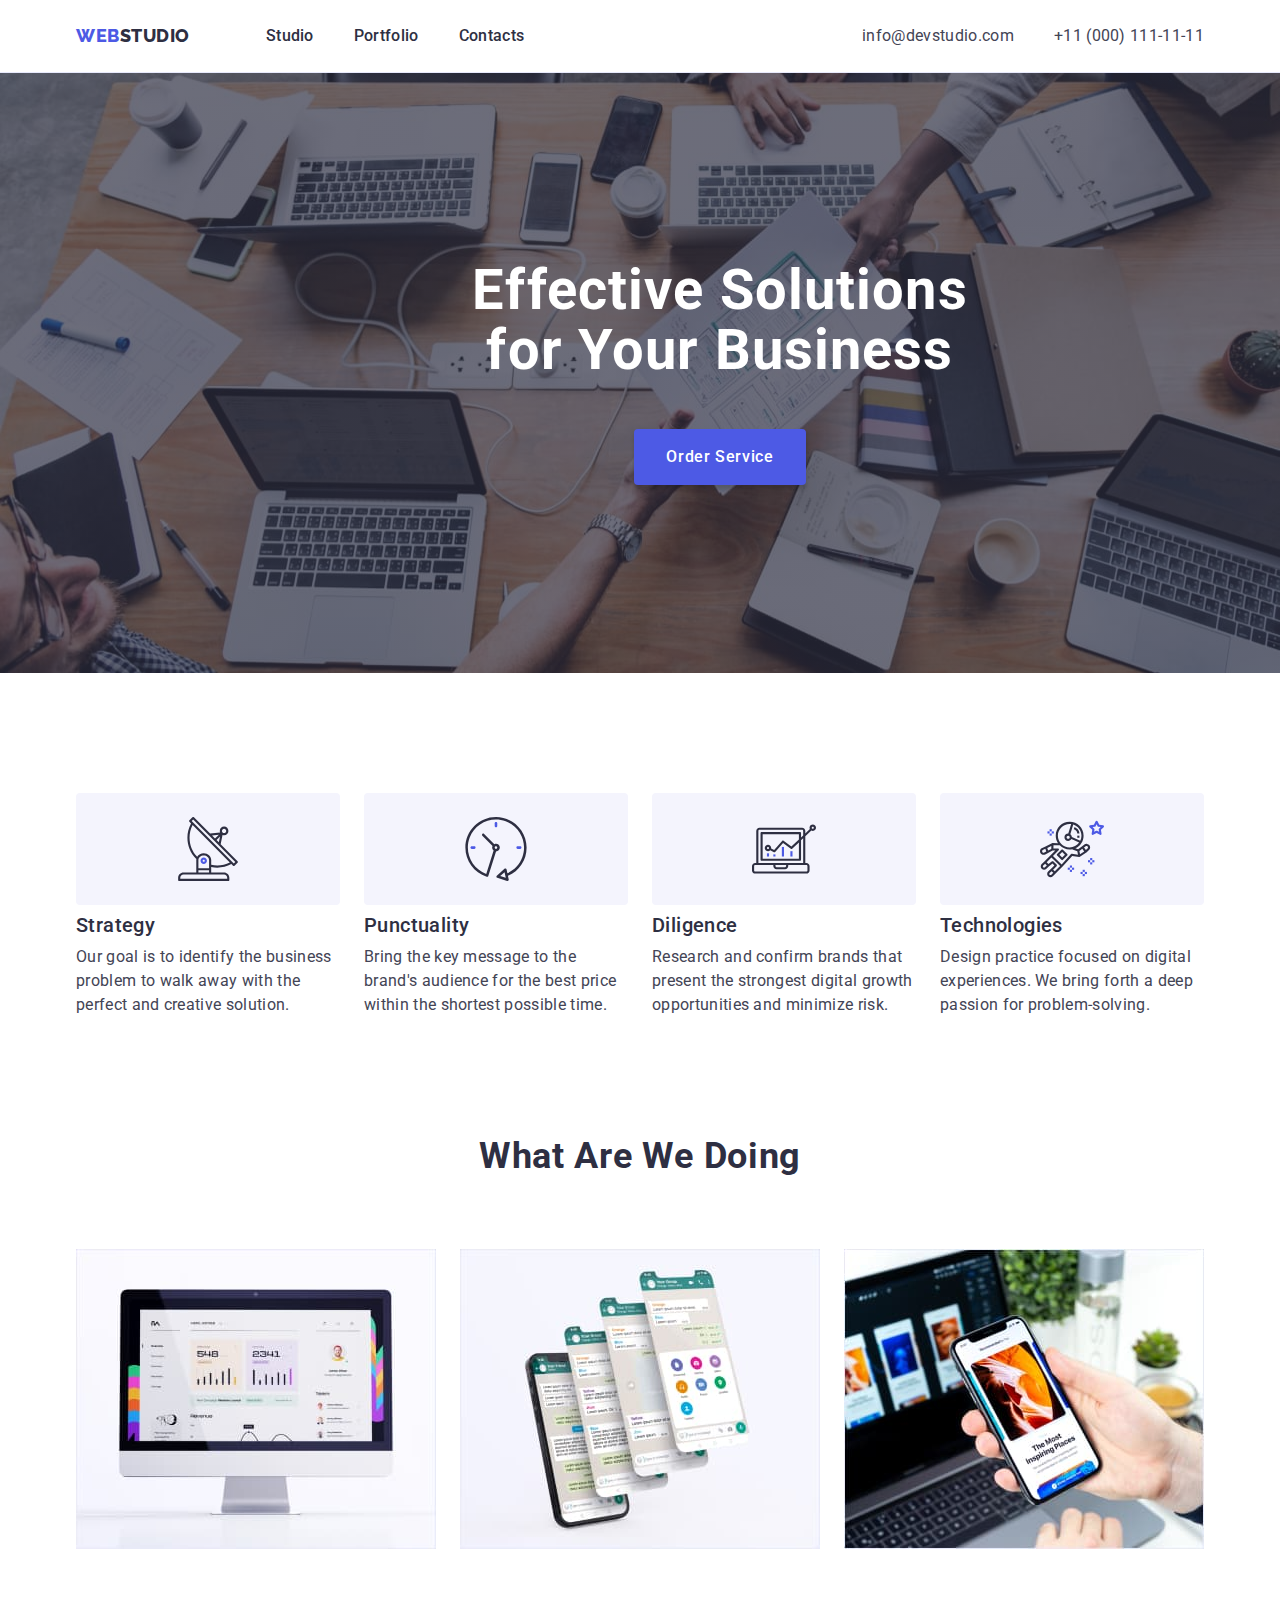
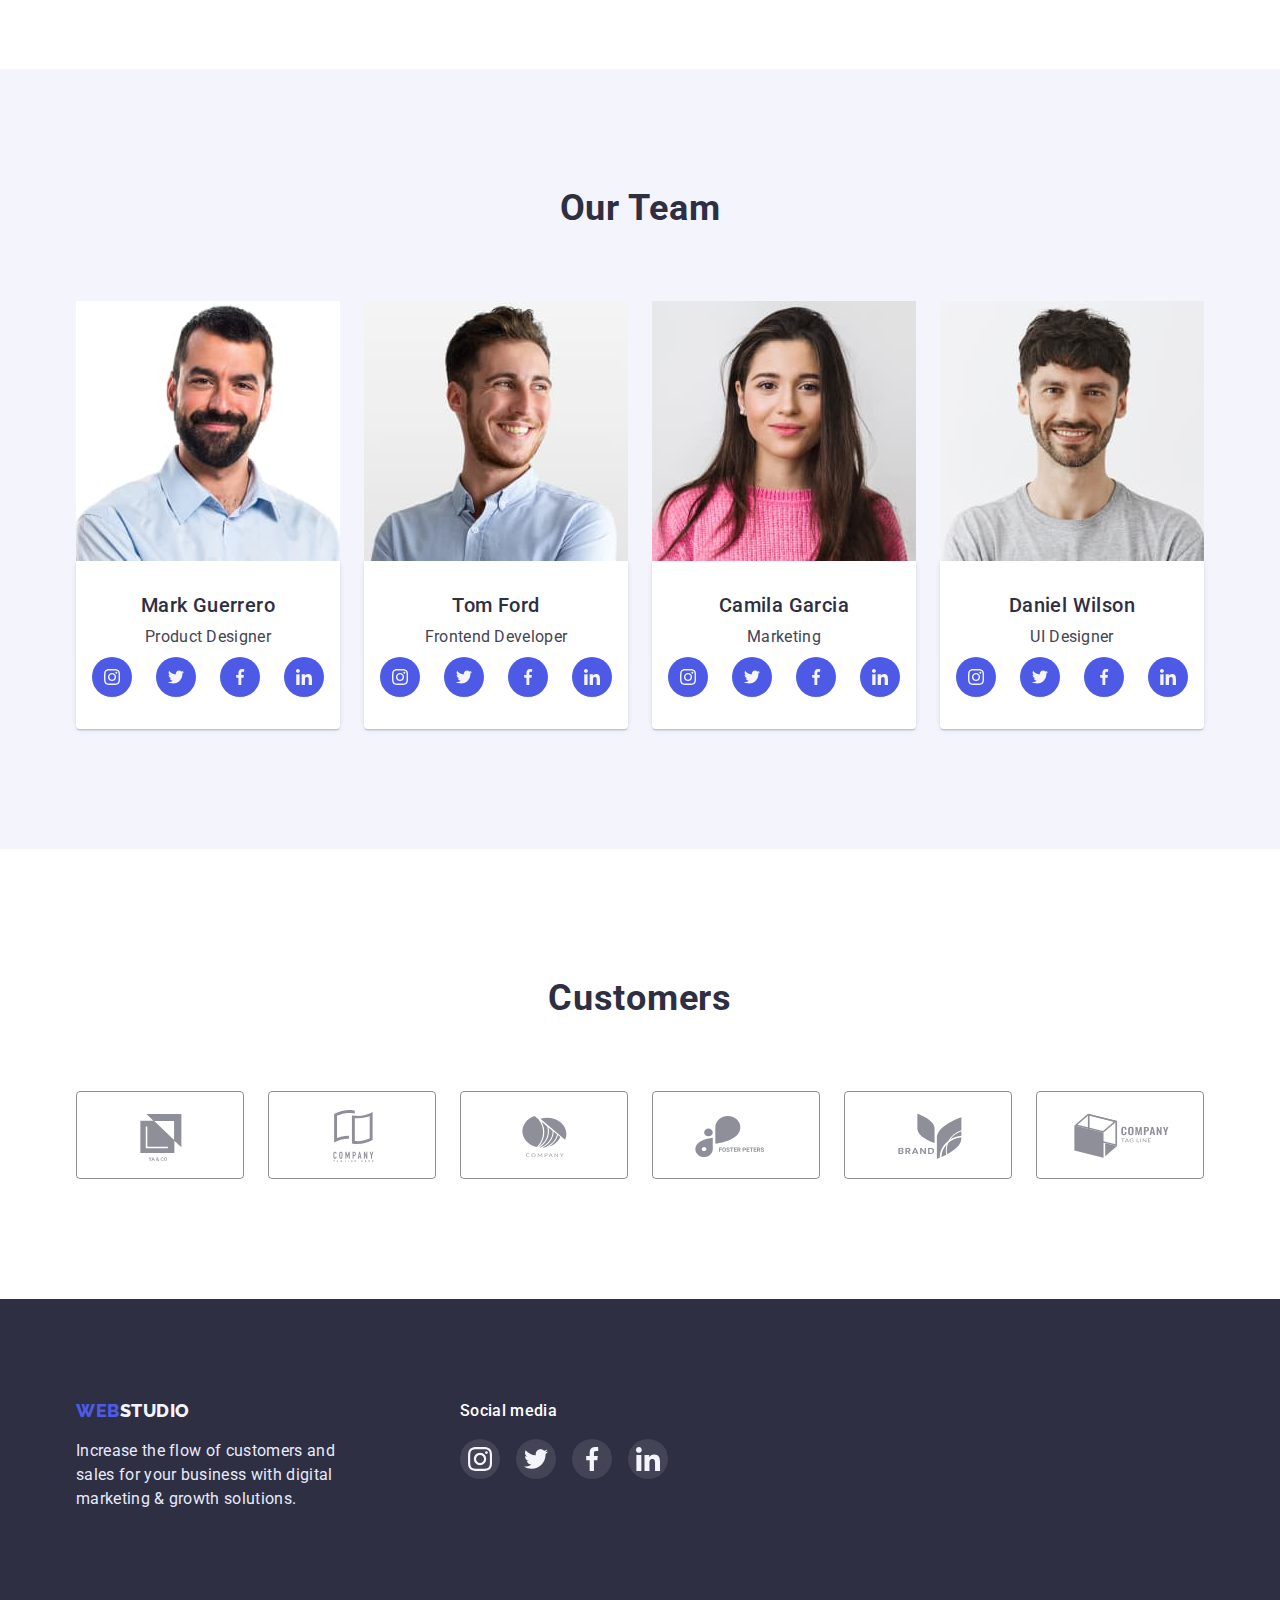
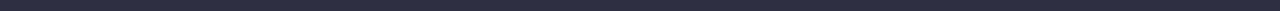
<file: index.html>
<!DOCTYPE html>
<html lang="en">
  <head>
    <meta charset="UTF-8" />
    <meta http-equiv="X-UA-Compatible" content="IE=edge" />
    <meta name="viewport" content="width=device-width, initial-scale=1.0" />
    <title>WebStudio</title>
    <link rel="preconnect" href="https://fonts.googleapis.com" />
    <link rel="preconnect" href="https://fonts.gstatic.com" crossorigin />
    <link
      href="https://fonts.googleapis.com/css2?family=Raleway:wght@800&family=Roboto:wght@400;500;700&display=swap"
      rel="stylesheet"
    />
    <link
      rel="stylesheet"
      href="https://cdn.jsdelivr.net/npm/modern-normalize@1.1.0/modern-normalize.min.css"
    />
    <link rel="stylesheet" href="./css/style.css" />
  </head>
  <body>
    <!-- _______________HEADER________________ -->
    <header class="header">
      <div class="container header-container">
        <nav class="header-nav">
          <a class="logo link" href="./index.html"
            ><span class="logo-web">Web</span>Studio</a
          >
          <ul class="menu-header list">
            <li class="menu-item">
              <a class="menu-link link" href="./index.html">Studio</a>
            </li>
            <li class="menu-item">
              <a class="menu-link link" href="./portfolio.html">Portfolio</a>
            </li>
            <li class="menu-item">
              <a class="menu-link link" href="">Contacts</a>
            </li>
          </ul>
        </nav>
        <ul class="contact-list list">
          <li class="contact-item">
            <a class="contact-link link" href="mailto:info@devstudio.com"
              >info@devstudio.com</a
            >
          </li>
          <li class="contact-item">
            <a class="contact-link link" href="tel:+110001111111"
              >+11 (000) 111-11-11</a
            >
          </li>
        </ul>
      </div>
    </header>
    <!-- _______________MAIN________________ -->
    <main>
      <!-- _______________HERO________________ -->
      <section class="hero">
        <div class="container">
          <h1 class="hero-text">Effective Solutions for Your Business</h1>
          <button class="hero-btn btn-cursor" type="button">
            Order Service
          </button>
        </div>
      </section>
      <section class="description-company">
        <!-- _______________ABOUT_COMPANY_______________ -->
        <div class="container">
          <h2 class="visually-hidden">About Company</h2>
          <ul class="about-company list">
            <li class="about-company-item">
              <div class="specialization-container">
                <svg class="specialization-icon" width="64px" height="64px">
                  <use href="./images/icons.svg#icon-antenna"></use>
                </svg>
              </div>
              <h3 class="about-company-title">Strategy</h3>
              <p class="about-company-description">
                Our goal is to identify the business problem to walk away with
                the perfect and creative solution.
              </p>
            </li>
            <li class="about-company-item">
              <div class="specialization-container">
                <svg class="specialization-icon" width="64px" height="64px">
                  <use href="./images/icons.svg#icon-clock"></use>
                </svg>
              </div>
              <h3 class="about-company-title">Punctuality</h3>
              <p class="about-company-description">
                Bring the key message to the brand's audience for the best price
                within the shortest possible time.
              </p>
            </li>
            <li class="about-company-item">
              <div class="specialization-container">
                <svg class="specialization-icon" width="64px" height="64px">
                  <use href="./images/icons.svg#icon-diagram"></use>
                </svg>
              </div>
              <h3 class="about-company-title">Diligence</h3>
              <p class="about-company-description">
                Research and confirm brands that present the strongest digital
                growth opportunities and minimize risk.
              </p>
            </li>
            <li class="about-company-item">
              <div class="specialization-container">
                <svg class="specialization-icon" width="64px" height="64px">
                  <use href="./images/icons.svg#icon-astronaut"></use>
                </svg>
              </div>
              <h3 class="about-company-title">Technologies</h3>
              <p class="about-company-description">
                Design practice focused on digital experiences. We bring forth a
                deep passion for problem-solving.
              </p>
            </li>
          </ul>
        </div>
      </section>
      <section class="specialization-company">
        <div class="container">
          <!-- _______________DOING________________ -->
          <h2 class="text-h2">What are we doing</h2>
          <ul class="specialization-list list">
            <li class="specialization-list-item">
              <img
                class="specialization-img"
                src="./images/website.jpg"
                alt="open website on the monitor"
                width="360"
                height="300"
              />
            </li>
            <li class="specialization-list-item">
              <img
                class="specialization-img"
                src="./images/messenger.jpg"
                alt="messenger on the phone"
                width="360"
                height="300"
              />
            </li>
            <li class="specialization-list-item">
              <img
                class="specialization-img"
                src="./images/websitephone.jpg"
                alt="open website on the phone"
                width="360"
                height="300"
              />
            </li>
          </ul>
        </div>
      </section>
      <!-- _______________TEAM________________ -->
      <section class="about-team">
        <div class="container">
          <h2 class="text-h2">Our Team</h2>
          <ul class="team-list list">
            <li class="team-list-item">
              <img
                class="team-img"
                src="./images/employee/mark-guerrero.jpg"
                alt="mark guerrero"
                width="264"
                height="260"
              />
              <div class="employee">
                <h3 class="employee-name">Mark Guerrero</h3>
                <p class="employee-spesialization">Product Designer</p>
                <ul class="social-list list">
                  <li class="social-list-item">
                    <a href="" class="social-list-link">
                      <svg class="social-list-icon" width="16" height="16">
                        <use href="./images/icons.svg#icon-instagram"></use>
                      </svg>
                    </a>
                  </li>
                  <li class="social-list-item">
                    <a href="" class="social-list-link">
                      <svg class="social-list-icon" width="16" height="16">
                        <use href="./images/icons.svg#icon-twitter"></use>
                      </svg>
                    </a>
                  </li>
                  <li class="social-list-item">
                    <a href="" class="social-list-link">
                      <svg class="social-list-icon" width="16" height="16">
                        <use href="./images/icons.svg#icon-facebook"></use>
                      </svg>
                    </a>
                  </li>
                  <li class="social-list-item">
                    <a href="" class="social-list-link">
                      <svg class="social-list-icon" width="16" height="16">
                        <use href="./images/icons.svg#icon-linkedin"></use>
                      </svg>
                    </a>
                  </li>
                </ul>
              </div>
            </li>
            <li class="team-list-item">
              <img
                class="team-img"
                src="./images/employee/tom-ford.jpg"
                alt="tom ford"
                width="264"
                height="260"
              />
              <div class="employee">
                <h3 class="employee-name">Tom Ford</h3>
                <p class="employee-spesialization">Frontend Developer</p>
                <ul class="social-list list">
                  <li class="social-list-item">
                    <a href="" class="social-list-link">
                      <svg class="social-list-icon" width="16" height="16">
                        <use href="./images/icons.svg#icon-instagram"></use>
                      </svg>
                    </a>
                  </li>
                  <li class="social-list-item">
                    <a href="" class="social-list-link">
                      <svg class="social-list-icon" width="16" height="16">
                        <use href="./images/icons.svg#icon-twitter"></use>
                      </svg>
                    </a>
                  </li>
                  <li class="social-list-item">
                    <a href="" class="social-list-link">
                      <svg class="social-list-icon" width="16" height="16">
                        <use href="./images/icons.svg#icon-facebook"></use>
                      </svg>
                    </a>
                  </li>
                  <li class="social-list-item">
                    <a href="" class="social-list-link">
                      <svg class="social-list-icon" width="16" height="16">
                        <use href="./images/icons.svg#icon-linkedin"></use>
                      </svg>
                    </a>
                  </li>
                </ul>
              </div>
            </li>
            <li class="team-list-item">
              <img
                class="team-img"
                src="./images/employee/camila-garcia.jpg"
                alt="camila garcia"
                width="264"
                height="260"
              />
              <div class="employee">
                <h3 class="employee-name">Camila Garcia</h3>
                <p class="employee-spesialization">Marketing</p>
                <ul class="social-list list">
                  <li class="4 social-list-item">
                    <a href="" class="social-list-link">
                      <svg class="social-list-icon" width="16" height="16">
                        <use href="./images/icons.svg#icon-instagram"></use>
                      </svg>
                    </a>
                  </li>
                  <li class="social-list-item">
                    <a href="" class="social-list-link">
                      <svg class="social-list-icon" width="16" height="16">
                        <use href="./images/icons.svg#icon-twitter"></use>
                      </svg>
                    </a>
                  </li>
                  <li class="social-list-item">
                    <a href="" class="social-list-link">
                      <svg class="social-list-icon" width="16" height="16">
                        <use href="./images/icons.svg#icon-facebook"></use>
                      </svg>
                    </a>
                  </li>
                  <li class="social-list-item">
                    <a href="" class="social-list-link">
                      <svg class="social-list-icon" width="16" height="16">
                        <use href="./images/icons.svg#icon-linkedin"></use>
                      </svg>
                    </a>
                  </li>
                </ul>
              </div>
            </li>
            <li class="team-list-item">
              <img
                class="team-img"
                src="./images/employee/daniel-wilson.jpg"
                alt="daniel wilson"
                width="264"
                height="260"
              />
              <div class="employee">
                <h3 class="employee-name">Daniel Wilson</h3>
                <p class="employee-spesialization">UI Designer</p>
                <ul class="social-list list">
                  <li class="social-list-item">
                    <a href="" class="social-list-link">
                      <svg class="social-list-icon" width="16" height="16">
                        <use href="./images/icons.svg#icon-instagram"></use>
                      </svg>
                    </a>
                  </li>
                  <li class="social-list-item">
                    <a href="" class="social-list-link">
                      <svg class="social-list-icon" width="16" height="16">
                        <use href="./images/icons.svg#icon-twitter"></use>
                      </svg>
                    </a>
                  </li>
                  <li class="social-list-item">
                    <a href="" class="social-list-link">
                      <svg class="social-list-icon" width="16" height="16">
                        <use href="./images/icons.svg#icon-facebook"></use>
                      </svg>
                    </a>
                  </li>
                  <li class="social-list-item">
                    <a href="" class="social-list-link">
                      <svg class="social-list-icon" width="16" height="16">
                        <use href="./images/icons.svg#icon-linkedin"></use>
                      </svg>
                    </a>
                  </li>
                </ul>
              </div>
            </li>
          </ul>
        </div>
      </section>
      <section class="customers">
        <div class="container">
          <h2 class="text-h2">Customers</h2>
          <ul class="customers-list list">
            <li class="customers-list-item">
              <a href="" class="customers-list-link link">
                <svg class="customers-icon" width="104px" height="56px">
                  <use href="./images/icons.svg#icon-client1"></use>
                </svg>
              </a>
            </li>
            <li class="customers-list-item">
              <a href="" class="customers-list-link link">
                <svg class="customers-icon" width="104px" height="56px">
                  <use href="./images/icons.svg#icon-client2"></use>
                </svg>
              </a>
            </li>
            <li class="customers-list-item">
              <a href="" class="customers-list-link link">
                <svg class="customers-icon" width="104px" height="56px">
                  <use href="./images/icons.svg#icon-client3"></use>
                </svg>
              </a>
            </li>
            <li class="customers-list-item">
              <a href="" class="customers-list-link link">
                <svg class="customers-icon" width="104px" height="56px">
                  <use href="./images/icons.svg#icon-client4"></use>
                </svg>
              </a>
            </li>
            <li class="customers-list-item">
              <a href="" class="customers-list-link link">
                <svg class="customers-icon" width="104px" height="56px">
                  <use href="./images/icons.svg#icon-client5"></use>
                </svg>
              </a>
            </li>
            <li class="customers-list-item">
              <a href="" class="customers-list-link link">
                <svg class="customers-icon" width="104px" height="56px">
                  <use href="./images/icons.svg#icon-client6"></use>
                </svg>
              </a>
            </li>
          </ul>
        </div>
      </section>
    </main>
    <!-- _______________FOOTER________________ -->
    <footer class="footer">
      <div class="container footer-container">
        <div class="footer-container-logo">
          <a class="logo logo-footer link" href="./index.html"
            ><span class="logo-web">Web</span>Studio</a
          >
          <p class="footer-text">
            Increase the flow of customers and sales for your business with
            digital marketing & growth solutions.
          </p>
        </div>
        <div class="footer-container-social">
          <p class="text-footer-social">Social media</p>
          <ul class="social-list-footer list">
            <li class="social-list-footer-item">
              <a href="" class="social-list-footer-link">
                <svg class="social-list-icon" width="24" height="24">
                  <use href="./images/icons.svg#icon-instagram"></use>
                </svg>
              </a>
            </li>
            <li class="social-list-footer-item">
              <a href="" class="social-list-footer-link">
                <svg class="social-list-icon" width="24" height="24">
                  <use href="./images/icons.svg#icon-twitter"></use>
                </svg>
              </a>
            </li>
            <li class="social-list-footer-item">
              <a href="" class="social-list-footer-link">
                <svg class="social-list-icon" width="24" height="24">
                  <use href="./images/icons.svg#icon-facebook"></use>
                </svg>
              </a>
            </li>
            <li class="social-list-footer-item">
              <a href="" class="social-list-footer-link">
                <svg class="social-list-icon" width="24" height="24">
                  <use href="./images/icons.svg#icon-linkedin"></use>
                </svg>
              </a>
            </li>
          </ul>
        </div>
      </div>
    </footer>
  </body>
</html>
</file>
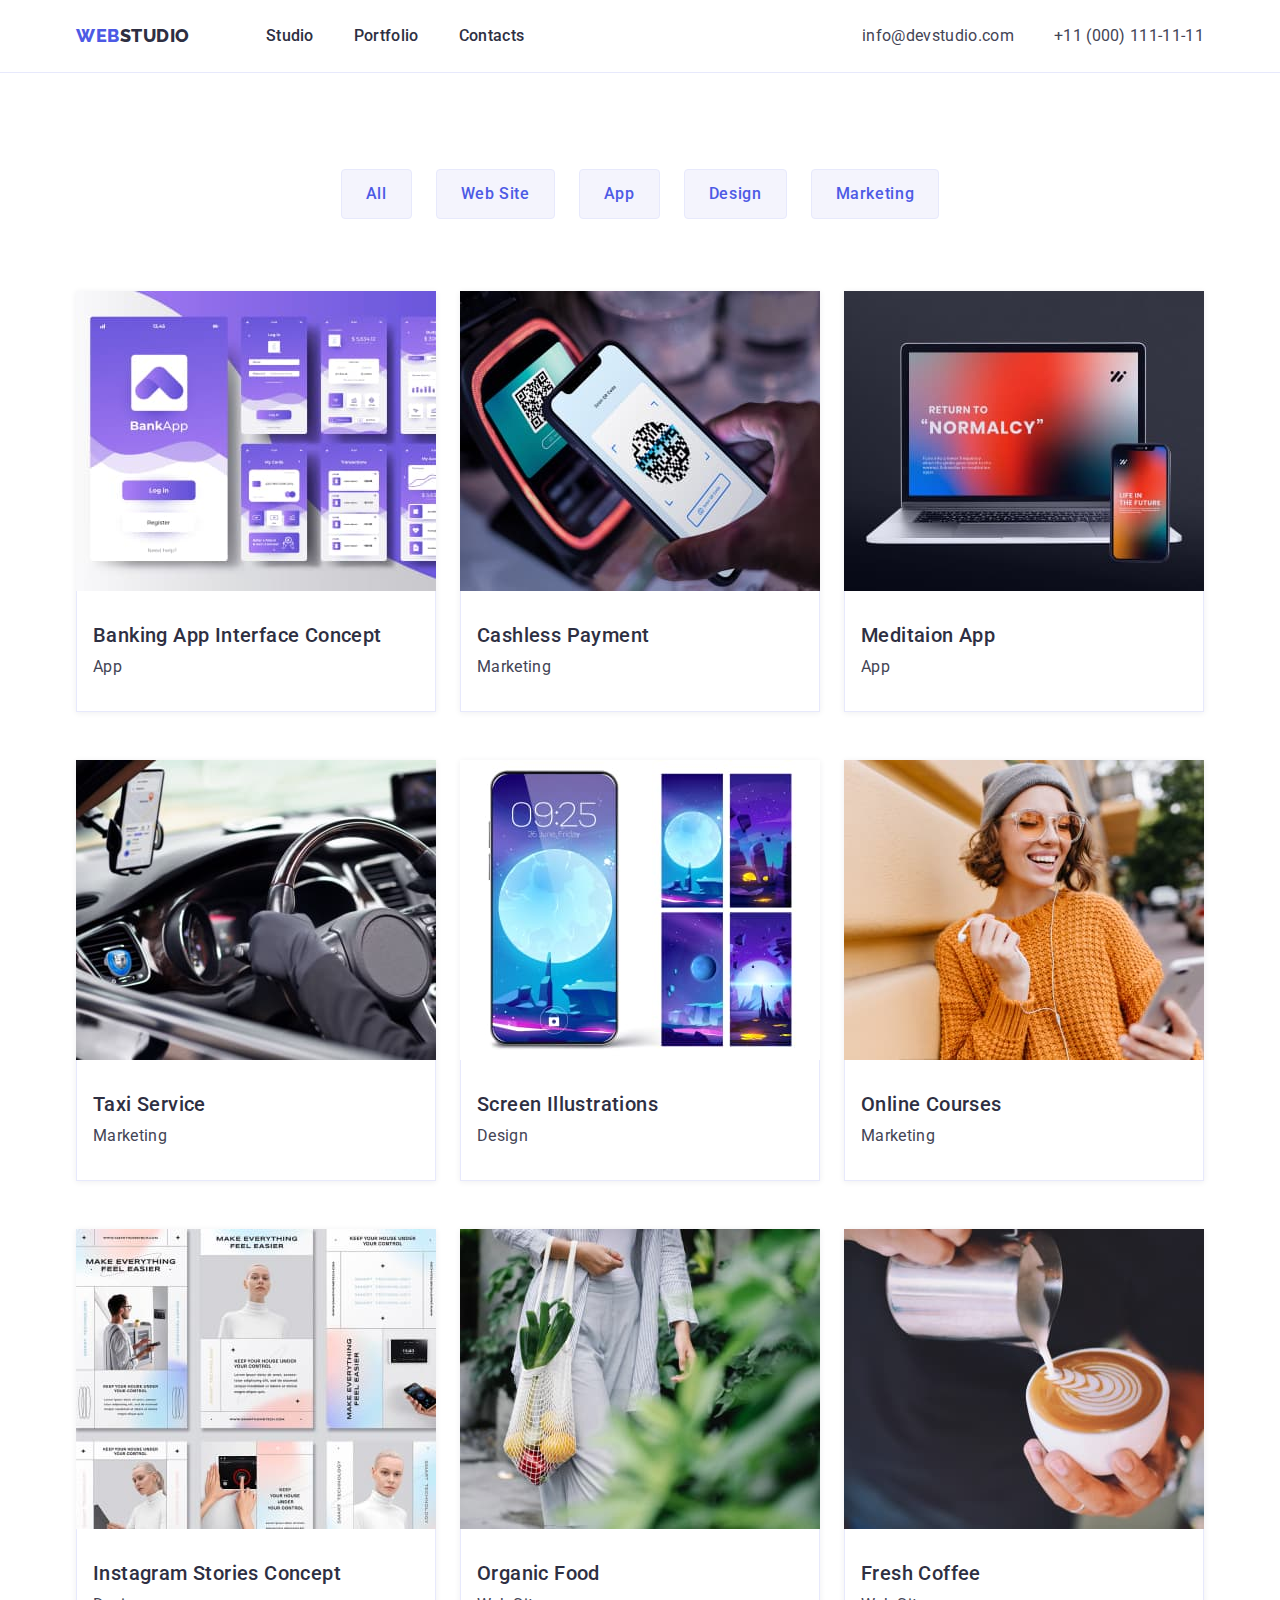
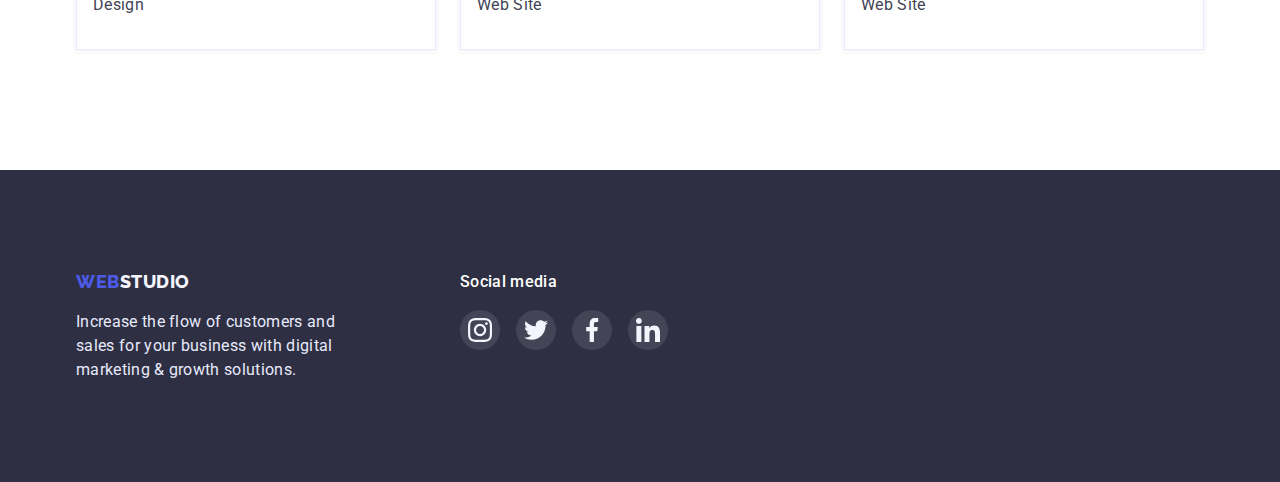
<file: portfolio.html>
<!DOCTYPE html>
<html lang="en">
  <head>
    <meta charset="UTF-8" />
    <meta http-equiv="X-UA-Compatible" content="IE=edge" />
    <meta name="viewport" content="width=device-width, initial-scale=1.0" />
    <title>Portfolio</title>
    <link rel="preconnect" href="https://fonts.googleapis.com" />
    <link rel="preconnect" href="https://fonts.gstatic.com" crossorigin />
    <link
      href="https://fonts.googleapis.com/css2?family=Raleway:wght@800&family=Roboto:wght@400;500;700&display=swap"
      rel="stylesheet"
    />
    <link
      rel="stylesheet"
      href="https://cdn.jsdelivr.net/npm/modern-normalize@1.1.0/modern-normalize.min.css"
    />
    <link rel="stylesheet" href="./css/style.css" />
  </head>
  <body>
    <!-- _______________HEADER________________ -->
    <header class="header">
      <div class="container header-container">
        <nav class="header-nav">
          <a class="logo link" href="./index.html"
            ><span class="logo-web">Web</span>Studio</a
          >
          <ul class="menu-header list">
            <li class="menu-item">
              <a class="menu-link link" href="./index.html">Studio</a>
            </li>
            <li class="menu-item">
              <a class="menu-link link" href="./portfolio.html">Portfolio</a>
            </li>
            <li class="menu-item">
              <a class="menu-link link" href="">Contacts</a>
            </li>
          </ul>
        </nav>
        <ul class="contact-list list">
          <li class="contact-item">
            <a class="contact-link link" href="mailto:info@devstudio.com"
              >info@devstudio.com</a
            >
          </li>
          <li class="contact-item">
            <a class="contact-link link" href="tel:+110001111111"
              >+11 (000) 111-11-11</a
            >
          </li>
        </ul>
      </div>
    </header>
    <!-- _______________MAIN________________ -->
    <main>
      <!-- _______________HERO________________ -->
      <section class="main-portfolio">
        <div class="container">
          <!-- HIDDEN MAIN TEXT-->
          <h1 class="visually-hidden">Portfolio</h1>
          <!-- _______________LIST_OF_SELECTION_FUNCTIONS________________ -->
          <ul class="main-filter list">
            <li class="main-filter-item">
              <button class="btn-filter btn-cursor" type="button">All</button>
            </li>
            <li class="main-filter-item">
              <button class="btn-filter btn-cursor" type="button">
                Web Site
              </button>
            </li>
            <li class="main-filter-item">
              <button class="btn-filter btn-cursor" type="button">App</button>
            </li>
            <li class="main-filter-item">
              <button class="btn-filter btn-cursor" type="button">
                Design
              </button>
            </li>
            <li class="main-filter-item">
              <button class="btn-filter btn-cursor" type="button">
                Marketing
              </button>
            </li>
          </ul>
          <!-- _______________SECOND_LIST_OF_IMG________________ -->
          <ul class="filter-list list">
            <li class="filter-list-item">
              <a class="filter-list-link link" href="">
                <img
                  class="hero-img"
                  src="./images/portfolio/banking.jpg"
                  alt="banling app interface"
                  width="360"
                  height="300"
                />
                <div class="filter-description">
                  <h2 class="filter-title">Banking App Interface Concept</h2>
                  <p class="filter-text">App</p>
                </div>
              </a>
            </li>
            <li class="filter-list-item">
              <a class="filter-list-link link" href="">
                <img
                  class="hero-img"
                  src="./images/portfolio/cashless.jpg"
                  alt="cashless payment"
                  width="360"
                  height="300"
                />
                <div class="filter-description">
                  <h2 class="filter-title">Cashless Payment</h2>
                  <p class="filter-text">Marketing</p>
                </div>
              </a>
            </li>
            <li class="filter-list-item">
              <a class="filter-list-link link" href="">
                <img
                  class="hero-img"
                  src="./images/portfolio/meditaion.jpg"
                  alt="meditaion app"
                  width="360"
                  height="300"
                />
                <div class="filter-description">
                  <h2 class="filter-title">Meditaion App</h2>
                  <p class="filter-text">App</p>
                </div>
              </a>
            </li>
            <li class="filter-list-item">
              <a class="filter-list-link link" href="">
                <img
                  class="hero-img"
                  src="./images/portfolio/taxi.jpg"
                  alt="taxi service"
                  width="360"
                  height="300"
                />
                <div class="filter-description">
                  <h2 class="filter-title">Taxi Service</h2>
                  <p class="filter-text">Marketing</p>
                </div>
              </a>
            </li>
            <li class="filter-list-item">
              <a class="filter-list-link link" href="">
                <img
                  class="hero-img"
                  src="./images/portfolio/screen.jpg"
                  alt="screen illustrations"
                  width="360"
                  height="300"
                />
                <div class="filter-description">
                  <h2 class="filter-title">Screen Illustrations</h2>
                  <p class="filter-text">Design</p>
                </div>
              </a>
            </li>
            <li class="filter-list-item">
              <a class="filter-list-link link" href="">
                <img
                  class="hero-img"
                  src="./images/portfolio/online-cours.jpg"
                  alt="online courses"
                  width="360"
                  height="300"
                />
                <div class="filter-description">
                  <h2 class="filter-title">Online Courses</h2>
                  <p class="filter-text">Marketing</p>
                </div>
              </a>
            </li>
            <li class="filter-list-item">
              <a class="filter-list-link link" href="">
                <img
                  class="hero-img"
                  src="./images/portfolio/ig-stor.jpg"
                  alt="instagram stories concept"
                  width="360"
                  height="300"
                />
                <div class="filter-description">
                  <h2 class="filter-title">Instagram Stories Concept</h2>
                  <p class="filter-text">Design</p>
                </div>
              </a>
            </li>
            <li class="filter-list-item">
              <a class="filter-list-link link" href="">
                <img
                  class="hero-img"
                  src="./images/portfolio/food.jpg"
                  alt="organic food"
                  width="360"
                  height="300"
                />
                <div class="filter-description">
                  <h2 class="filter-title">Organic Food</h2>
                  <p class="filter-text">Web Site</p>
                </div>
              </a>
            </li>
            <li class="filter-list-item">
              <a class="filter-list-link link" href="">
                <img
                  class="hero-img"
                  src="./images/portfolio/coffe.jpg"
                  alt="fresh coffee"
                  width="360"
                  height="300"
                />
                <div class="filter-description">
                  <h2 class="filter-title">Fresh Coffee</h2>
                  <p class="filter-text">Web Site</p>
                </div>
              </a>
            </li>
          </ul>
        </div>
      </section>
    </main>
    <!-- _______________FOOTER________________ -->
    <footer class="footer">
      <div class="container footer-container">
        <div class="footer-container-logo">
          <a class="logo logo-footer link" href="./index.html"
            ><span class="logo-web">Web</span>Studio</a
          >
          <p class="footer-text">
            Increase the flow of customers and sales for your business with
            digital marketing & growth solutions.
          </p>
        </div>
        <div class="footer-container-social">
          <p class="text-footer-social">Social media</p>
          <ul class="social-list-footer list">
            <li class="social-list-footer-item">
              <a href="" class="social-list-footer-link">
                <svg class="social-list-icon" width="24" height="24">
                  <use href="./images/icons.svg#icon-instagram"></use>
                </svg>
              </a>
            </li>
            <li class="social-list-footer-item">
              <a href="" class="social-list-footer-link">
                <svg class="social-list-icon" width="24" height="24">
                  <use href="./images/icons.svg#icon-twitter"></use>
                </svg>
              </a>
            </li>
            <li class="social-list-footer-item">
              <a href="" class="social-list-footer-link">
                <svg class="social-list-icon" width="24" height="24">
                  <use href="./images/icons.svg#icon-facebook"></use>
                </svg>
              </a>
            </li>
            <li class="social-list-footer-item">
              <a href="" class="social-list-footer-link">
                <svg class="social-list-icon" width="24" height="24">
                  <use href="./images/icons.svg#icon-linkedin"></use>
                </svg>
              </a>
            </li>
          </ul>
        </div>
      </div>
    </footer>
  </body>
</html>
</file>
<file: css/style.css>
:root {
    --primary-brand: #4D5AE5;
    --pressed-state: #404BBF;
    --dark: #2E2F42;
    --body-text: #434455;
    --accent: #E7E9FC;
    --light: #F4F4FD;
    --primary-font: 'Roboto',sans-serif;
    --logo-font: 'Raleway',sans-serif;
    --background-hero: #6D6E7B;

}

body {
    font-family: var(--primary-font);
    color: var(--dark);
}

.list {
    list-style: none;
}

.link {
    text-decoration: none;
}

h1,
h2,
h3,
h4,
p {
    margin-top: 0;
    margin-bottom: 0;
}

ul,
ol {
    margin-top: 0;
    margin-bottom: 0;
    padding-left: 0;
}

img {
    display: block;
}

.btn-cursor {
    cursor: pointer;
}

.header {
    padding: 24px 0;
    border-bottom: 1px solid #E7E9FC;
}

.container {
    width: 1158px;
    margin: 0 auto;
    padding: 0 15px;
}

.header-container {
    display: flex;
    align-items: center;
}

.header-nav {
    background-color: #FFFFFF;
    display: flex;
    align-items: center;
}

.logo {
    font-family: var(--logo-font);
    font-weight: 800;
    font-size: 18px;
    line-height: 1.33;
    letter-spacing: 0.03em;
    text-transform: uppercase;
    color: var(--dark);
    margin-right: 76px;
}

.logo-web {
    color: var(--primary-brand);
}

.menu-header {
    display: flex;
    align-items: center;
}

.contact-list {
    display: flex;
    align-items: center;
    margin-left: auto;
}

.menu-link {
    font-weight: 500;
    font-size: 16px;
    line-height: 1.5;
    letter-spacing: 0.02em;
    color: var(--dark);
}
.menu-item:not(:last-child) {
    margin-right: 40px;
}

.contact-link {
    font-weight: 400;
    font-size: 16px;
    line-height: 1.5;
    letter-spacing: 0.02em;
    color: var(--body-text);
}

.contact-item:not(:last-child) {
    margin-right: 40px;
}

.menu-link:hover,
.menu-link:focus,
.menu-link:active {
    color: var(--pressed-state);
}

.contact-link:hover,
.contact-link:focus,
.contact-link:active {
    color: var(--pressed-state);
}

.hero {
    background-image: linear-gradient(rgba(46, 47, 66, 0.7), rgba(46, 47, 66, 0.7)), url("../images/hero/people-office.jpg");
    background-size: cover;
    background-color: var(--background-hero);
    text-align: center;
    padding: 188px 0;
    width: 1440px;
    margin: 0 auto;
}

.hero-text {
    max-width: 500px;;
    text-align: center;
    margin: 0 auto 48px auto;
    font-size: 56px;
    line-height: 1.07;
    letter-spacing: 0.02em;
    color: #FFFFFF;
}

.hero-btn {
    font-family: inherit;
    font-weight: 500;
    font-size: 16px;
    line-height: 1.5;
    letter-spacing: 0.04em;
    color: #FFFFFF;
    background: var(--primary-brand);
    box-shadow: 0px 4px 4px rgba(0, 0, 0, 0.15);
    border-radius: 4px;
    border: none;
    padding: 16px 32px;
}

.hero-btn:hover,
.hero-btn:focus {
    background-color: var(--pressed-state);
}

.visually-hidden {
    position: absolute;
    white-space: nowrap;
    width: 1px;
    height: 1px;
    overflow: hidden;
    border: 0;
    padding: 0;
    clip: rect(0 0 0 0);
    clip-path: inset(50%);
    margin: -1px;
}

.description-company {
    padding: 120px 0;
}

.about-company {
    display: flex;
    gap: 24px;
}

.about-company-item {
    flex-basis: calc(( 100% - 3 * 24px ) / 4 );
}

.specialization-container {
    width: 264px;
    height: 112px;
    background: #F4F4FD;
    border-radius: 4px;
    margin-bottom: 8px;
    display: flex;
    justify-content: center;
    align-items: center;
}

.about-company-title {
    font-weight: 500;
    font-size: 20px;
    line-height: 1.2;
    letter-spacing: 0.02em;
    margin-bottom: 8px;
}

.about-company-description {
    font-size: 16px;
    line-height: 1.5;
    letter-spacing: 0.02em;
    color: var(--body-text);
}

.specialization-company {
    padding-bottom: 120px;
}

.text-h2 {
    font-size: 36px;
    line-height: 1.11;
    text-align: center;
    letter-spacing: 0.02em;
    text-transform: capitalize;
    margin-bottom: 72px;
}

.specialization-list {
    display: flex;
    align-items: center;
    flex-wrap: wrap;
    gap: 24px;
}

.social-list {
    display: flex;
    justify-content: center;
    gap: 24px;
}

.social-list-link {
    display: flex;
    justify-content: center;
    align-items: center;
    width: 40px;
    height: 40px;
    border-radius: 50%;
    background-color: var(--primary-brand);
}

.social-list-link:hover,
.social-list-link:focus {
    background-color: var(--pressed-state);
}

.social-list-icon {
    fill: #F4F4FD;
}

.about-team {
    padding: 120px 0;
    background: var(--light);
}

.team-list {
    display: flex;
    gap: 24px;
    flex-basis: calc((100% - 72) / 4 );
}

.team-list-item {
    background-color: #FFFFFF;
}

.employee {
    padding: 32px 16px;
    box-shadow: 0px 1px 6px rgba(46, 47, 66, 0.08), 0px 1px 1px rgba(46, 47, 66, 0.16), 0px 2px 1px rgba(46, 47, 66, 0.08);
    border-radius: 0px 0px 4px 4px;
}

.employee-name {
    font-weight: 500;
    font-size: 20px;
    line-height: 1.2;
    text-align: center;
    letter-spacing: 0.02em;
    margin-bottom: 8px;
}

.employee-spesialization {
    font-size: 16px;
    line-height: 1.5;
    text-align: center;
    letter-spacing: 0.02em;
    color: var(--body-text);
    margin-bottom: 8px;
}

.customers {
    padding-top: 130px;
    padding-bottom: 120px;
}

.customers-list {
    display: flex;
    gap: 24px;
    justify-content: center;
}

.customers-list-link {
    display: flex;
    justify-content: center;
    align-items: center;
    width: 168px;
    height: 88px;
    border: 1px solid #8E8F99;
    border-radius: 4px;
}

.customers-list-link:hover,
.customers-list-link:focus {
    border-color: var(--pressed-state);
}

.customers-icon {
    fill: #8E8F99;
}

.customers-list-link:focus .customers-icon,
.customers-list-link:hover .customers-icon {
    fill: var(--pressed-state);
}

.footer {
    background: var(--dark);
    padding-top: 100px;
    padding-bottom: 100px;
}

.logo-footer {
    color: var(--light);
    margin-right: 0;
}

.footer-container {
    display: flex;
    gap: 120px;
}

.footer-text {
    width: 264px;
    font-size: 16px;
    line-height: 1.5;
    letter-spacing: 0.02em;
    color: var(--accent);
    margin-top: 16px;
}

.social-list-footer {
    display: flex;
    justify-content: center;
    gap: 16px;
}

.social-list-footer-link {
    display: flex;
    justify-content: center;
    align-items: center;
    width: 40px;
    height: 40px;
    border-radius: 50%;
    background-color: rgba(255, 255, 255, 0.1);
}

.social-list-footer-link:hover,
.social-list-footer-link:focus {
    background-color: #31D0AA;;
}

.text-footer-social {
    font-weight: 500;
    font-size: 16px;
    line-height: 1.5;
    letter-spacing: 0.02em;
    color: #FFFFFF;
    margin-bottom: 16px;

}

.main-portfolio {
    padding-top: 96px;
    padding-bottom: 120px;
}

.main-filter {
    display: flex;
    justify-content: center;
    gap: 24px;
    margin-bottom: 72px;
}

.btn-filter {
    background-color: var(--light);
    border: 1px solid var(--accent);
    border-radius: 4px;
    font-family: inherit;
    font-weight: 500;
    font-size: 16px;
    line-height: 1.5;
    text-align: center;
    letter-spacing: 0.04em;
    color: var(--primary-brand);
    padding: 12px 24px;
}

.btn-filter:hover,
.btn-filter:focus {
    color: #FFFFFF;
    background-color: var(--pressed-state);
    box-shadow: 0px 3px 1px rgba(0, 0, 0, 0.1), 0px 2px 1px rgba(0, 0, 0, 0.08), 0px 2px 2px rgba(0, 0, 0, 0.12);
    border-color: transparent;
}

.filter-list-link {
    display: block;
    box-shadow: 0px 1px 6px rgba(46, 47, 66, 0.08);
}

.filter-list-link:hover,
.filter-list-link:focus {
    box-shadow: 0px 1px 6px rgba(46, 47, 66, 0.08), 0px 1px 1px rgba(46, 47, 66, 0.16), 0px 2px 1px rgba(46, 47, 66, 0.08);
}


.filter-list {
    display: flex;
    flex-wrap: wrap;
    row-gap: 48px;
    column-gap: 24px;
}

.filter-list-item {
    flex-basis: calc(( 100% - 48px ) / 3 );
}

.filter-description {
    padding: 32px 0 32px 16px;
    border: 1px solid #E7E9FC;
    border-top: none;
}

.filter-title {
    font-weight: 500;
    font-size: 20px;
    line-height: 1.2;
    letter-spacing: 0.02em;
    color: var(--dark);
    margin-bottom: 8px;
}

.filter-text {
    font-size: 16px;
    line-height: 1.5;
    letter-spacing: 0.02em;
    color: var(--body-text);
}
</file>
